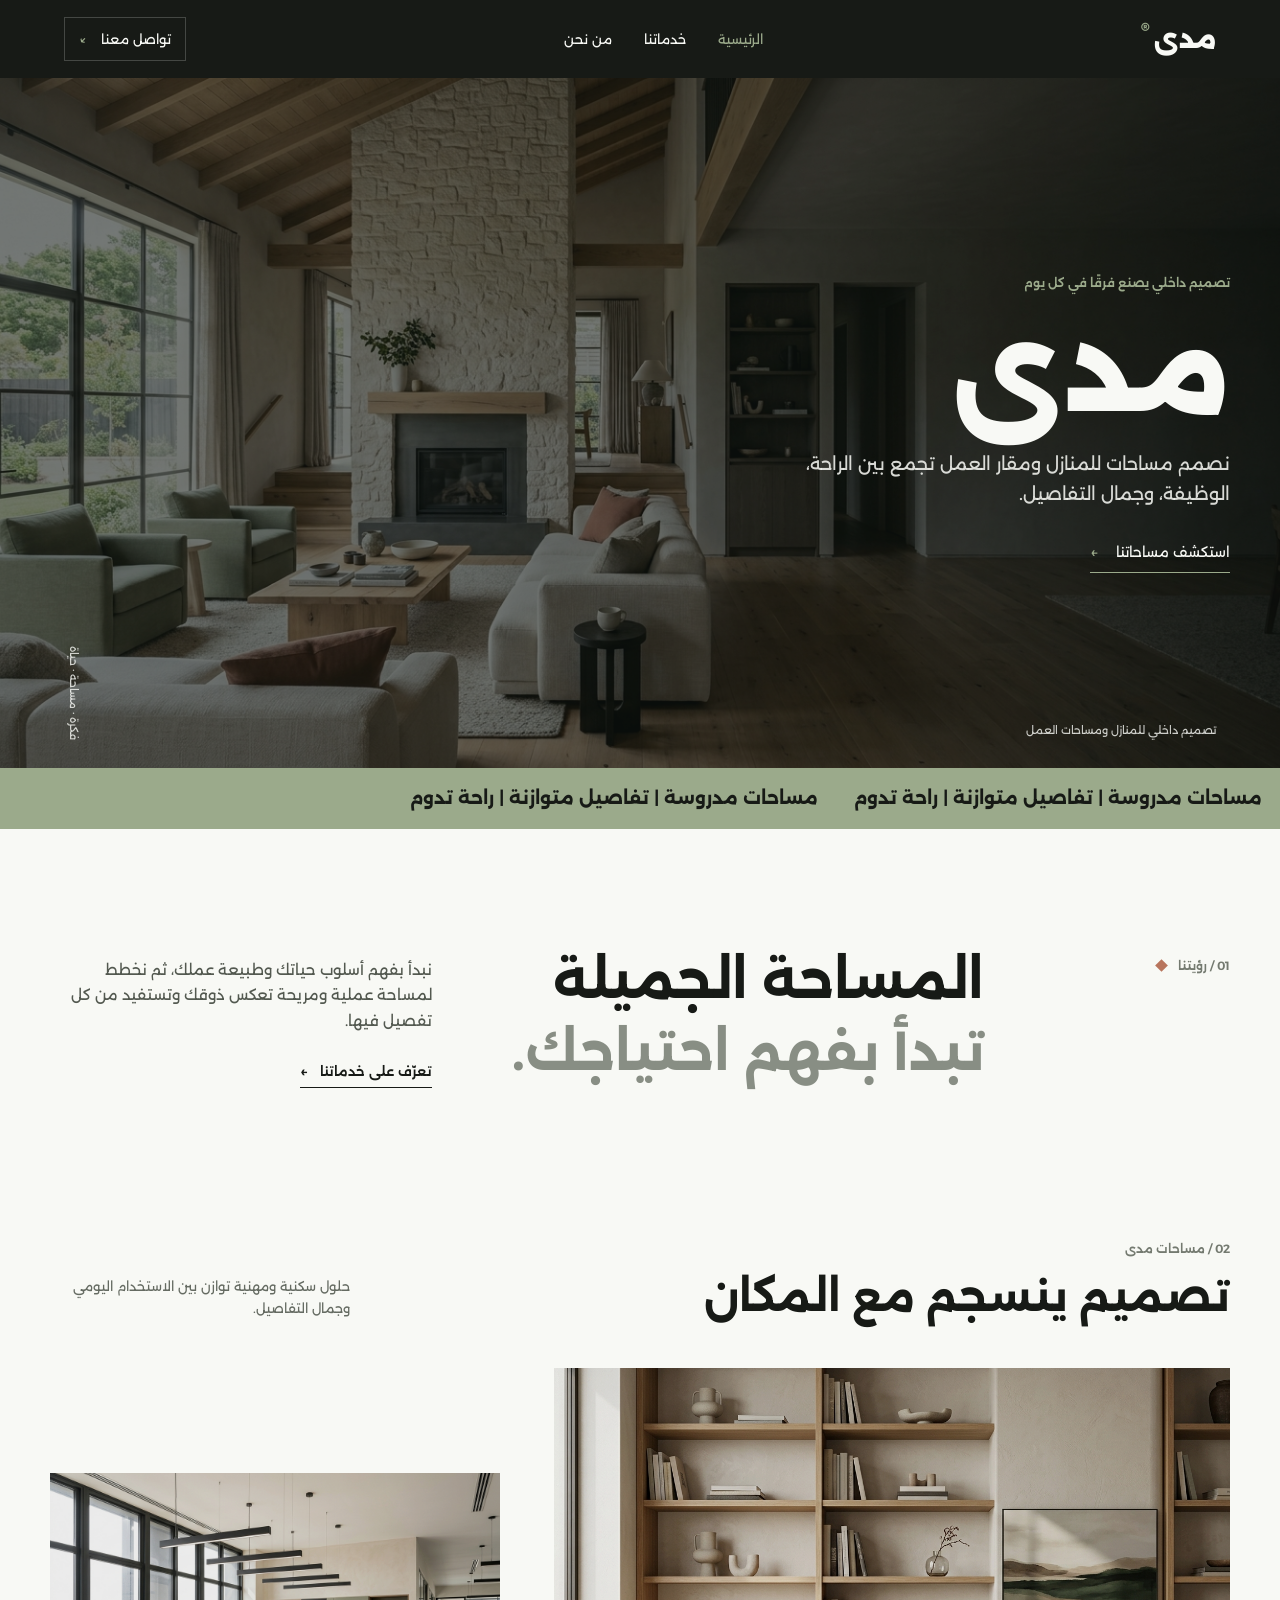
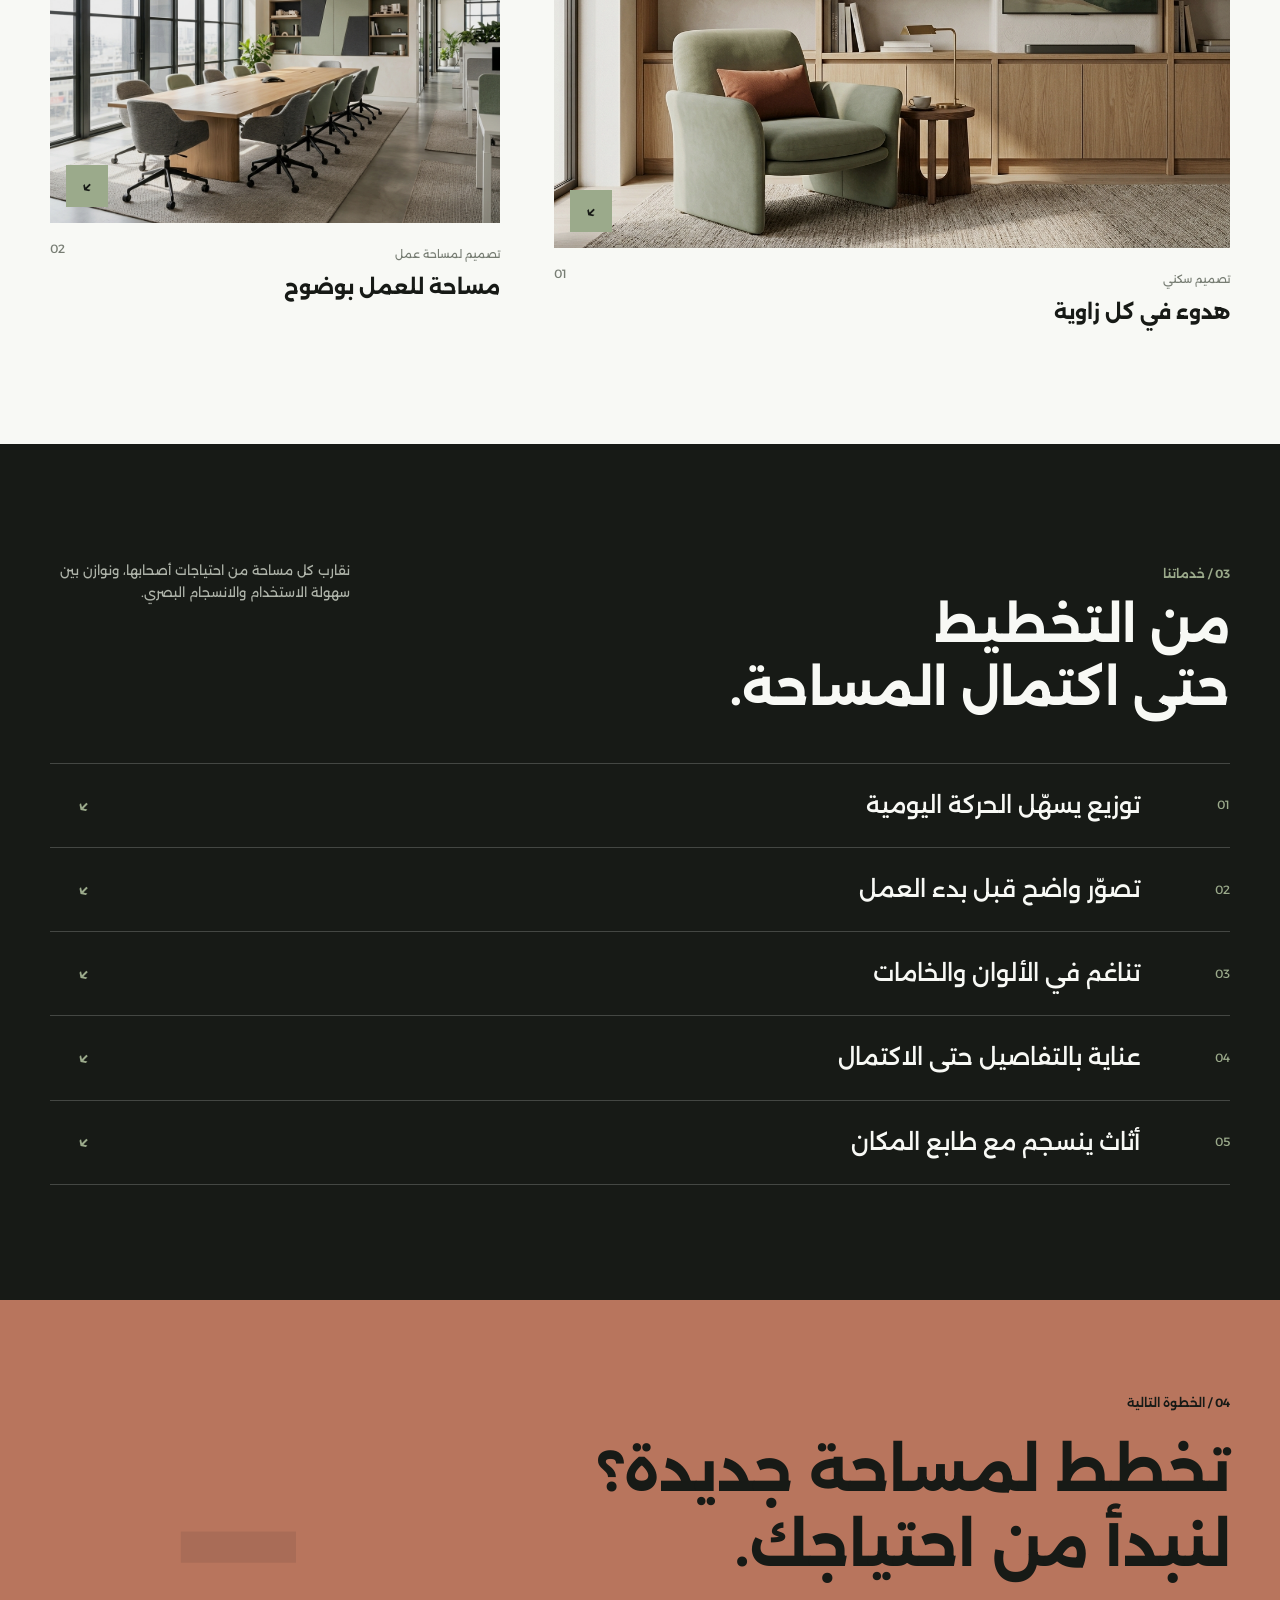
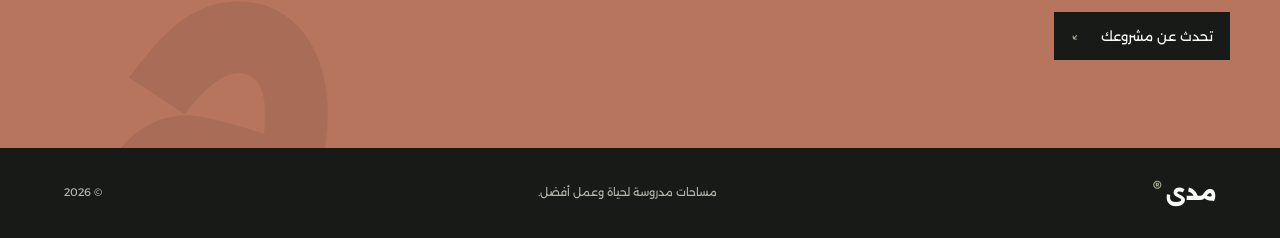
<file: index.html>
<!DOCTYPE html>
<html lang="ar" dir="rtl">
<head>
    <meta charset="UTF-8">
    <meta name="viewport" content="width=device-width, initial-scale=1.0">
    <meta name="description" content="مدى للتصميم الداخلي: نصمم مساحات المنازل ومقار العمل، من التخطيط والتصور ثلاثي الأبعاد إلى التأثيث والتنفيذ.">
    <title>مدى | تصميم داخلي للمنازل ومساحات العمل</title>
    <link rel="stylesheet" href="./style.css">
</head>
<body>
    <header class="topbar">
    <a class="brand" href="./index.html">مدى<span>®</span></a>

    <nav class="main-nav" aria-label="القائمة الرئيسية">
        <a href="./index.html">الرئيسية</a>
        <a href="./service.html">خدماتنا</a>
        <a href="./about.html">من نحن</a>
    </nav>

    <a class="topbar-contact" href="./contact.html">
        تواصل معنا <span aria-hidden="true">↙</span>
    </a>
</header>

    <main>
        <section class="hero" id="home">
            <img
                class="hero-image"
                src="./hero-interior.jpg"
                alt="غرفة معيشة بجدار حجري ومدفأة ونوافذ واسعة"
            >

            <div class="hero-overlay"></div>

            <div class="hero-content">
                <p class="eyebrow hero-eyebrow">
                    تصميم داخلي يصنع فرقًا في كل يوم
                </p>

                <h1>مدى</h1>

                <p class="hero-description">
                    نصمم مساحات للمنازل ومقار العمل تجمع بين الراحة، الوظيفة، وجمال التفاصيل.
                </p>

                <a class="hero-link" href="#work">
                    استكشف مساحاتنا
                    <span aria-hidden="true">←</span>
                </a>
            </div>

            <p class="hero-index">تصميم داخلي للمنازل ومساحات العمل</p>
            <span class="hero-side-label">فكرة · مساحة · حياة</span>
        </section>

        <div class="ticker" aria-label="نصمم مساحات مدروسة، ونعتني بتفاصيلها">
            <div class="ticker-track" aria-hidden="true">
            <span>مساحات مدروسة | تفاصيل متوازنة | راحة تدوم</span>
            <span>مساحات مدروسة | تفاصيل متوازنة | راحة تدوم</span>
            </div>
        </div>

        <section class="intro section container" id="approach">
            <div class="intro-label">
                <span class="section-index">01 / رؤيتنا</span>
                <span class="little-mark" aria-hidden="true"></span>
            </div>

            <h2>
                المساحة الجميلة<br>
                <span>تبدأ بفهم احتياجك.</span>
            </h2>

            <div class="intro-copy">
                <p>
                    نبدأ بفهم أسلوب حياتك وطبيعة عملك، ثم نخطط لمساحة عملية
                    ومريحة تعكس ذوقك وتستفيد من كل تفصيل فيها.
                </p>
                <a class="underlined-link" href="#services">
                    تعرّف على خدماتنا <span aria-hidden="true">←</span>
                </a>
            </div>
        </section>

        <section class="work section container" id="work">
            <div class="section-heading">
                <div>
                    <span class="section-index">02 / مساحات مدى</span>
                    <h2>تصميم ينسجم مع المكان</h2>
                </div>
                <p>حلول سكنية ومهنية توازن بين الاستخدام اليومي وجمال التفاصيل.</p>
            </div>

            <div class="work-grid">
                <article class="work-item work-item-large">
                    <a class="work-image-link" href="#contact" aria-label="استفسر عن تصميم مساحة سكنية">
                        <img
                            src="./residential-project.jpg"
                            alt="تصميم داخلي معاصر بألوان طبيعية"
                            loading="lazy"
                        >
                        <span class="image-arrow" aria-hidden="true">↙</span>
                    </a>
                    <div class="work-caption">
                        <div>
                            <span>تصميم سكني</span>
                            <h3>هدوء في كل زاوية</h3>
                        </div>
                        <span class="work-number">01</span>
                    </div>
                </article>

                <article class="work-item work-item-offset">
                    <a class="work-image-link" href="#contact" aria-label="استفسر عن تصميم مساحة عمل">
                        <img
                            src="./workplace-project.jpg"
                            alt="تفاصيل مكتب ومواد تصميم"
                            loading="lazy"
                        >
                        <span class="image-arrow" aria-hidden="true">↙</span>
                    </a>
                    <div class="work-caption">
                        <div>
                            <span>تصميم لمساحة عمل</span>
                            <h3>مساحة للعمل بوضوح</h3>
                        </div>
                        <span class="work-number">02</span>
                    </div>
                </article>
            </div>
        </section>

        <section class="services section" id="services">
            <div class="container">
                <div class="section-heading services-heading">
                    <div>
                        <span class="section-index">03 / خدماتنا</span>
                        <h2>من التخطيط<br>حتى اكتمال المساحة.</h2>
                    </div>
                    <p>نقارب كل مساحة من احتياجات أصحابها، ونوازن بين سهولة الاستخدام والانسجام البصري.</p>
                </div>

                <div class="service-list">
                    <a class="service-row" href="#contact">
                        <span class="service-row-number">01</span>
                        <span class="service-row-title">توزيع يسهّل الحركة اليومية</span>
                        <span class="service-row-arrow" aria-hidden="true">↙</span>
                    </a>

                    <a class="service-row" href="#contact">
                        <span class="service-row-number">02</span>
                        <span class="service-row-title">تصوّر واضح قبل بدء العمل</span>
                        <span class="service-row-arrow" aria-hidden="true">↙</span>
                    </a>

                    <a class="service-row" href="#contact">
                        <span class="service-row-number">03</span>
                        <span class="service-row-title">تناغم في الألوان والخامات</span>
                        <span class="service-row-arrow" aria-hidden="true">↙</span>
                    </a>
                    <a class="service-row" href="./contact.html">
                        <span class="service-row-number">04</span>
                        <span class="service-row-title">عناية بالتفاصيل حتى الاكتمال</span>
                        <span class="service-row-arrow" aria-hidden="true">↙</span>
                    </a>
                    <a class="service-row" href="./contact.html">
                        <span class="service-row-number">05</span>
                        <span class="service-row-title">أثاث ينسجم مع طابع المكان</span>
                        <span class="service-row-arrow" aria-hidden="true">↙</span>
                    </a>
                </div>
            </div>
        </section>

        <section class="contact-band" id="contact">
            <div class="container contact-band-content">
                <span class="section-index">04 / الخطوة التالية</span>
                <h2>تخطط لمساحة جديدة؟<br>لنبدأ من احتياجك.</h2>
                <a href="./contact.html" class="contact-button">
                    تحدث عن مشروعك <span aria-hidden="true">↙</span>
                </a>
            </div>
            <span class="contact-decoration" aria-hidden="true">مَ</span>
        </section>
    </main>

    <footer class="footer">
        <a class="brand footer-brand" href="#home">مدى<span>®</span></a>
        <p>مساحات مدروسة لحياة وعمل أفضل.</p>
        <span>© 2026</span>
    </footer>
    <script src="./site.js" defer></script>
</body>
</html>
</file>
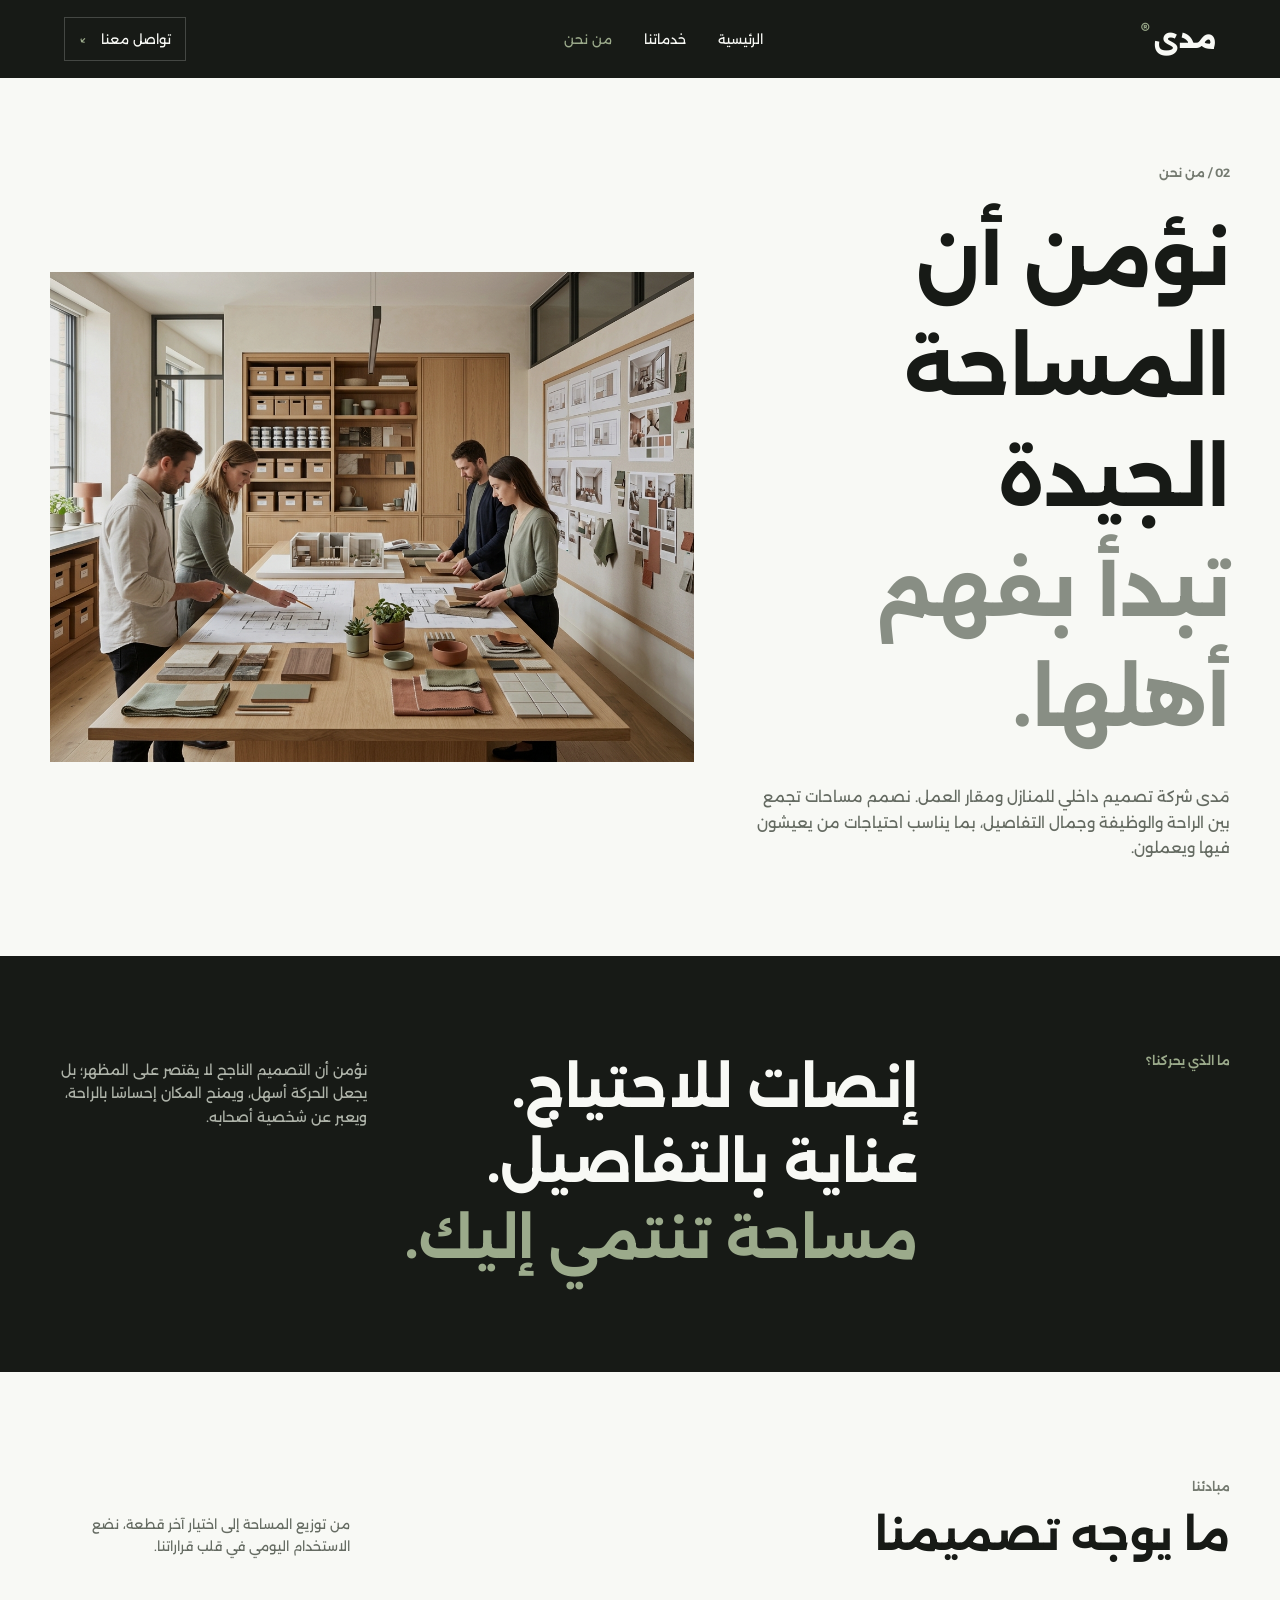
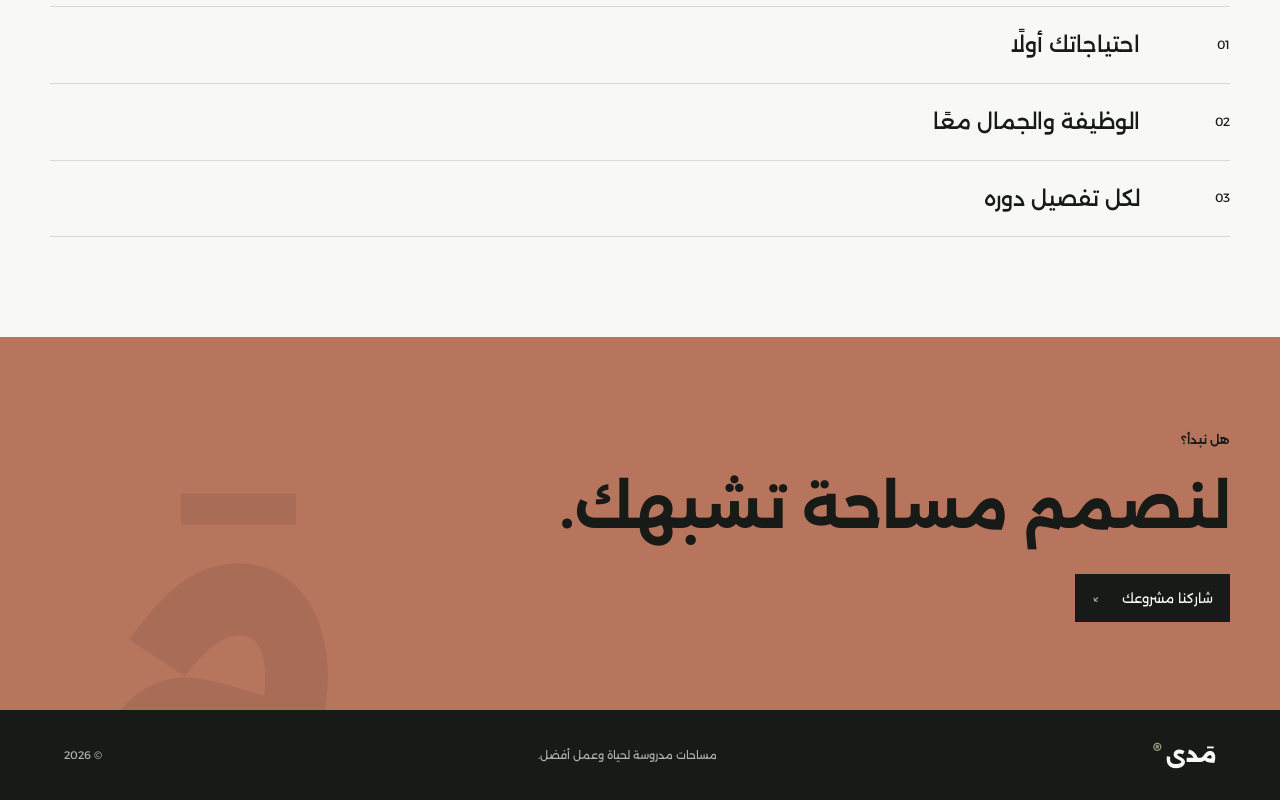
<file: about.html>
<!DOCTYPE html>
<html lang="ar" dir="rtl">
<head>
    <meta charset="UTF-8">
    <meta name="viewport" content="width=device-width, initial-scale=1.0">
    <title>من نحن | مَدى</title>
    <link rel="stylesheet" href="./style.css">
</head>
<body>
    <header class="topbar">
    <a class="brand" href="./index.html">مدى<span>®</span></a>

    <nav class="main-nav" aria-label="القائمة الرئيسية">
        <a href="./index.html">الرئيسية</a>
        <a href="./service.html">خدماتنا</a>
        <a href="./about.html" aria-current="page">من نحن</a>
    </nav>

    <a class="topbar-contact" href="./contact.html">
        تواصل معنا <span aria-hidden="true">↙</span>
    </a>
</header>
    <main>
        <section class="about-hero container">
            <div class="about-hero-copy">
                <span class="section-index">02 / من نحن</span>
                <h1>نؤمن أن<br>المساحة الجيدة<br><span>تبدأ بفهم أهلها.</span></h1>
                <p>مَدى شركة تصميم داخلي للمنازل ومقار العمل. نصمم مساحات تجمع بين الراحة والوظيفة وجمال التفاصيل، بما يناسب احتياجات من يعيشون فيها ويعملون.</p>
            </div>
            <img
                src="./about-studio.jpg"
                alt="فريق مَدى يعمل على مخطط مشروع داخلي ويختار الخامات في الاستوديو"
            >
        </section>

        <section class="manifesto">
            <div class="container manifesto-content">
                <span class="section-index">ما الذي يحركنا؟</span>
                <h2>إنصات للاحتياج.<br>عناية بالتفاصيل.<br><span>مساحة تنتمي إليك.</span></h2>
                <p>
                    نؤمن أن التصميم الناجح لا يقتصر على المظهر؛ بل يجعل الحركة أسهل،
                    ويمنح المكان إحساسًا بالراحة، ويعبر عن شخصية أصحابه.
                </p>
            </div>
        </section>

        <section class="values-section container">
            <div class="section-heading">
                <div>
                    <span class="section-index">مبادئنا</span>
                    <h2>ما يوجه تصميمنا</h2>
                </div>
                <p>من توزيع المساحة إلى اختيار آخر قطعة، نضع الاستخدام اليومي في قلب قراراتنا.</p>
            </div>

            <div class="values-list">
                <div><span>01</span><h3>احتياجاتك أولًا</h3></div>
                <div><span>02</span><h3>الوظيفة والجمال معًا</h3></div>
                <div><span>03</span><h3>لكل تفصيل دوره</h3></div>
            </div>
        </section>

        <section class="contact-band">
            <div class="container contact-band-content">
                <span class="section-index">هل نبدأ؟</span>
                <h2>لنصمم مساحة تشبهك.</h2>
                <a href="./contact.html" class="contact-button">شاركنا مشروعك <span>↙</span></a>
            </div>
            <span class="contact-decoration" aria-hidden="true">مَ</span>
        </section>
    </main>

    <footer class="footer">
        <a class="brand footer-brand" href="./index.html">مَدى<span>®</span></a>
        <p>مساحات مدروسة لحياة وعمل أفضل.</p>
        <span>© 2026</span>
    </footer>
    <script src="./site.js" defer></script>
</body>
</html>
</file>
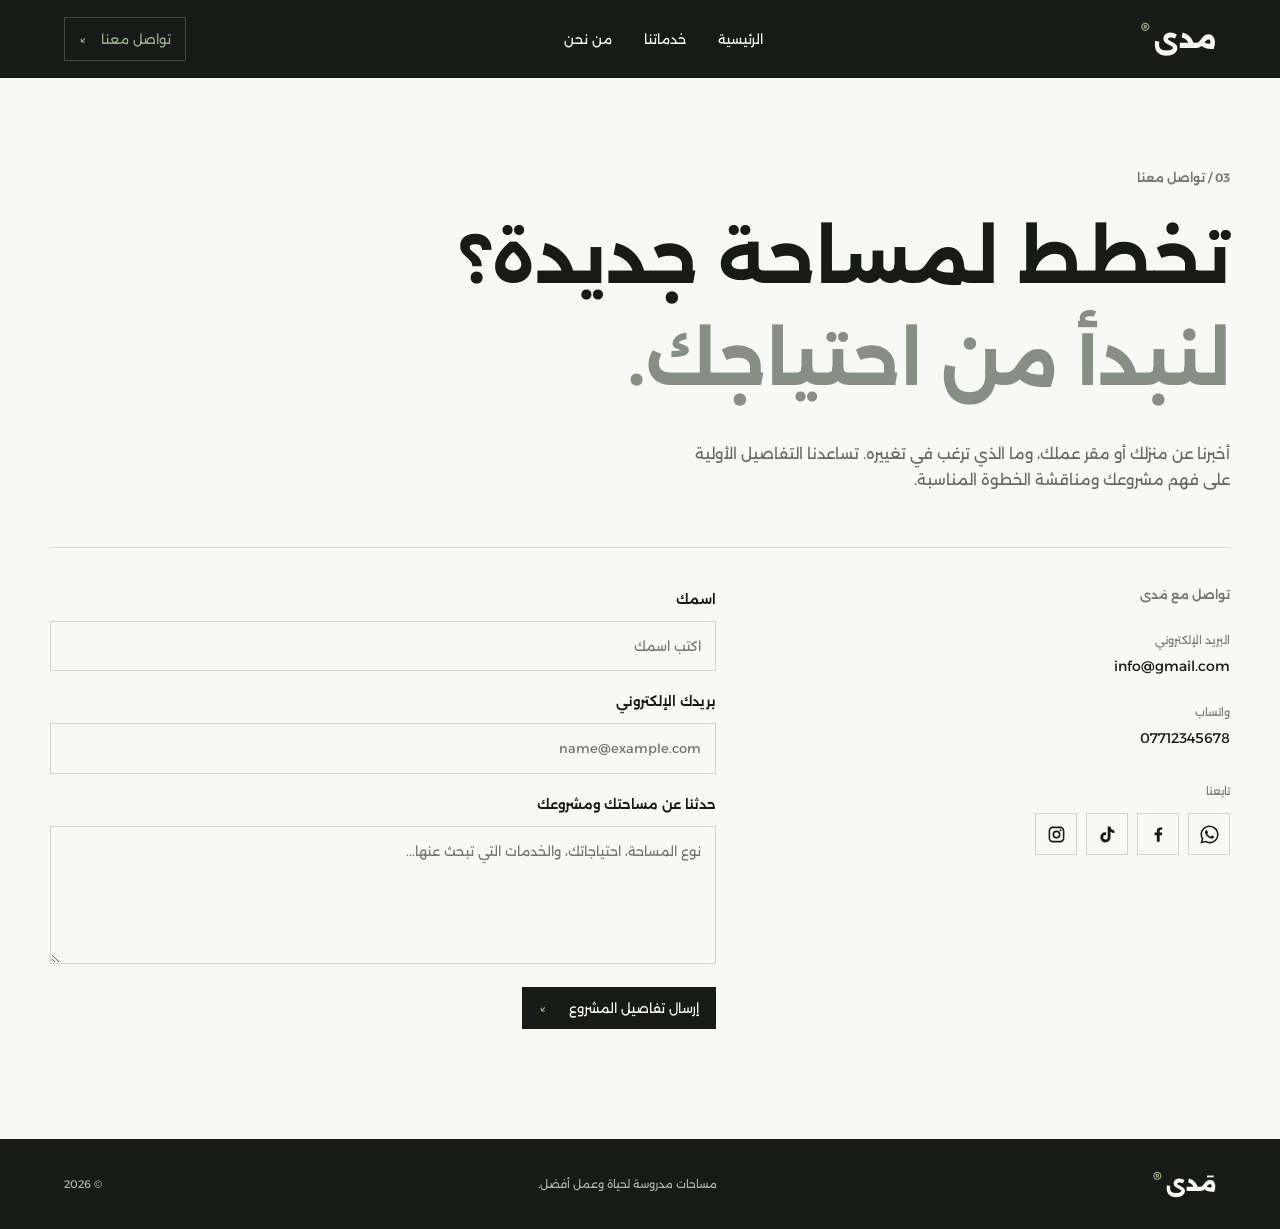
<file: contact.html>
<!DOCTYPE html>
<html lang="ar" dir="rtl">
<head>
    <meta charset="UTF-8">
    <meta name="viewport" content="width=device-width, initial-scale=1.0">
    <title>تواصل معنا | مَدى</title>
    <link rel="stylesheet" href="./style.css">
</head>
<body>
   <header class="topbar">
    <a class="brand" href="./index.html">مدى<span>®</span></a>

    <nav class="main-nav" aria-label="القائمة الرئيسية">
        <a href="./index.html">الرئيسية</a>
        <a href="./service.html">خدماتنا</a>
        <a href="./about.html">من نحن</a>
    </nav>

    <a class="topbar-contact" href="./contact.html">
        تواصل معنا <span aria-hidden="true">↙</span>
    </a>
</header>

    <main class="contact-page container">
        <section class="contact-page-heading">
            <span class="section-index">03 / تواصل معنا</span>
            <h1>تخطط لمساحة جديدة؟<br><span>لنبدأ من احتياجك.</span></h1>
            <p>أخبرنا عن منزلك أو مقر عملك، وما الذي ترغب في تغييره. تساعدنا التفاصيل الأولية على فهم مشروعك ومناقشة الخطوة المناسبة.</p>
        </section>

        <section class="contact-layout">
            <div class="contact-details">
                <span class="section-index">تواصل مع مَدى</span>
                <a href="mailto:info@gmail.com">
                    <span>البريد الإلكتروني</span>
                    info@gmail.com
                </a>
                <a href="https://wa.me/9647712345678" target="_blank" rel="noopener noreferrer">
                    <span>واتساب</span>
                    07712345678
                </a>
                <div class="social-section">
                    <span class="social-heading">تابعنا</span>
                    <nav class="social-links" aria-label="صفحات مَدى على التواصل الاجتماعي">
                        <a class="social-link" href="https://wa.me/9647712345678" target="_blank" rel="noopener noreferrer" aria-label="واتساب" title="واتساب">
                            <svg viewBox="0 0 24 24" aria-hidden="true" focusable="false"><path d="M20.1 3.9A11.35 11.35 0 0 0 12.03.55C5.75.55.64 5.65.64 11.92c0 1.99.52 3.94 1.51 5.66L.55 23.45l6.02-1.58a11.4 11.4 0 0 0 5.45 1.39h.01c6.27 0 11.38-5.1 11.38-11.38 0-3.04-1.18-5.9-3.31-7.99ZM12.03 21.3h-.01a9.42 9.42 0 0 1-4.8-1.31l-.35-.2-3.57.94.95-3.48-.23-.36a9.38 9.38 0 0 1-1.44-4.97c0-5.2 4.24-9.44 9.45-9.44a9.38 9.38 0 0 1 6.68 2.77 9.38 9.38 0 0 1 2.76 6.69c0 5.21-4.24 9.45-9.44 9.45Zm5.18-7.08c-.28-.14-1.66-.82-1.92-.92-.26-.1-.45-.14-.64.14-.19.28-.73.92-.9 1.1-.16.19-.33.21-.61.07-.28-.14-1.18-.44-2.25-1.4-.83-.74-1.4-1.66-1.57-1.94-.16-.28-.02-.43.12-.57.13-.12.28-.33.42-.49.14-.16.19-.28.28-.47.1-.19.05-.35-.02-.49-.07-.14-.64-1.54-.88-2.1-.23-.55-.46-.48-.64-.49h-.54c-.19 0-.49.07-.75.35-.26.28-.98.96-.98 2.34 0 1.38 1 2.71 1.14 2.9.14.19 1.97 3.01 4.77 4.22.67.29 1.19.47 1.6.6.67.22 1.28.19 1.76.12.54-.08 1.66-.68 1.9-1.33.23-.66.23-1.22.16-1.34-.07-.12-.26-.19-.54-.33Z"/></svg>
                        </a>
                        <a class="social-link" href="https://www.google.com/" target="_blank" rel="noopener noreferrer" aria-label="فيسبوك" title="فيسبوك">
                            <svg viewBox="0 0 24 24" aria-hidden="true" focusable="false"><path d="M13.5 21v-8.2h2.76l.41-3.2H13.5V7.56c0-.93.26-1.56 1.6-1.56h1.7V3.14c-.3-.04-1.35-.14-2.58-.14-2.56 0-4.32 1.56-4.32 4.43V9.6H7v3.2h2.9V21h3.6Z"/></svg>
                        </a>
                        <a class="social-link" href="https://www.google.com/" target="_blank" rel="noopener noreferrer" aria-label="تيك توك" title="تيك توك">
                            <svg viewBox="0 0 24 24" aria-hidden="true" focusable="false"><path d="M19.59 6.69a4.83 4.83 0 0 1-3.77-4.31V2h-3.55v13.67a2.9 2.9 0 0 1-2.9 2.74 2.9 2.9 0 0 1-2.9-2.9 2.9 2.9 0 0 1 2.9-2.9c.3 0 .6.05.87.14V9.12a6.49 6.49 0 0 0-.87-.06A6.46 6.46 0 0 0 2.9 15.5 6.46 6.46 0 0 0 9.36 22a6.46 6.46 0 0 0 6.46-6.46V8.6a8.3 8.3 0 0 0 4.85 1.56V6.62c-.37 0-.73.02-1.08.07Z"/></svg>
                        </a>
                        <a class="social-link" href="https://www.google.com/" target="_blank" rel="noopener noreferrer" aria-label="إنستغرام" title="إنستغرام">
                            <svg viewBox="0 0 24 24" aria-hidden="true" focusable="false"><path d="M7.5 2h9A5.5 5.5 0 0 1 22 7.5v9a5.5 5.5 0 0 1-5.5 5.5h-9A5.5 5.5 0 0 1 2 16.5v-9A5.5 5.5 0 0 1 7.5 2Zm0 2A3.5 3.5 0 0 0 4 7.5v9A3.5 3.5 0 0 0 7.5 20h9a3.5 3.5 0 0 0 3.5-3.5v-9A3.5 3.5 0 0 0 16.5 4h-9ZM12 7a5 5 0 1 1 0 10 5 5 0 0 1 0-10Zm0 2a3 3 0 1 0 0 6 3 3 0 0 0 0-6Zm5.25-3.5a1.25 1.25 0 1 1 0 2.5 1.25 1.25 0 0 1 0-2.5Z"/></svg>
                        </a>
                    </nav>
                </div>
            </div>

            <form class="contact-form" action="mailto:info@gmail.com" method="post" enctype="text/plain">
                <label for="name">اسمك</label>
                <input id="name" name="الاسم" type="text" placeholder="اكتب اسمك" required>

                <label for="email">بريدك الإلكتروني</label>
                <input id="email" name="البريد الإلكتروني" type="email" placeholder="name@example.com" required>

                <label for="message">حدثنا عن مساحتك ومشروعك</label>
                <textarea id="message" name="الرسالة" rows="5" placeholder="نوع المساحة، احتياجاتك، والخدمات التي تبحث عنها..." required></textarea>

                <button class="contact-button" type="submit">
                    إرسال تفاصيل المشروع <span>↙</span>
                </button>
            </form>
        </section>
    </main>

    <footer class="footer">
        <a class="brand footer-brand" href="./index.html">مَدى<span>®</span></a>
        <p>مساحات مدروسة لحياة وعمل أفضل.</p>
        <span>© 2026</span>
    </footer>
    <script src="./site.js" defer></script>
</body>
</html>
</file>
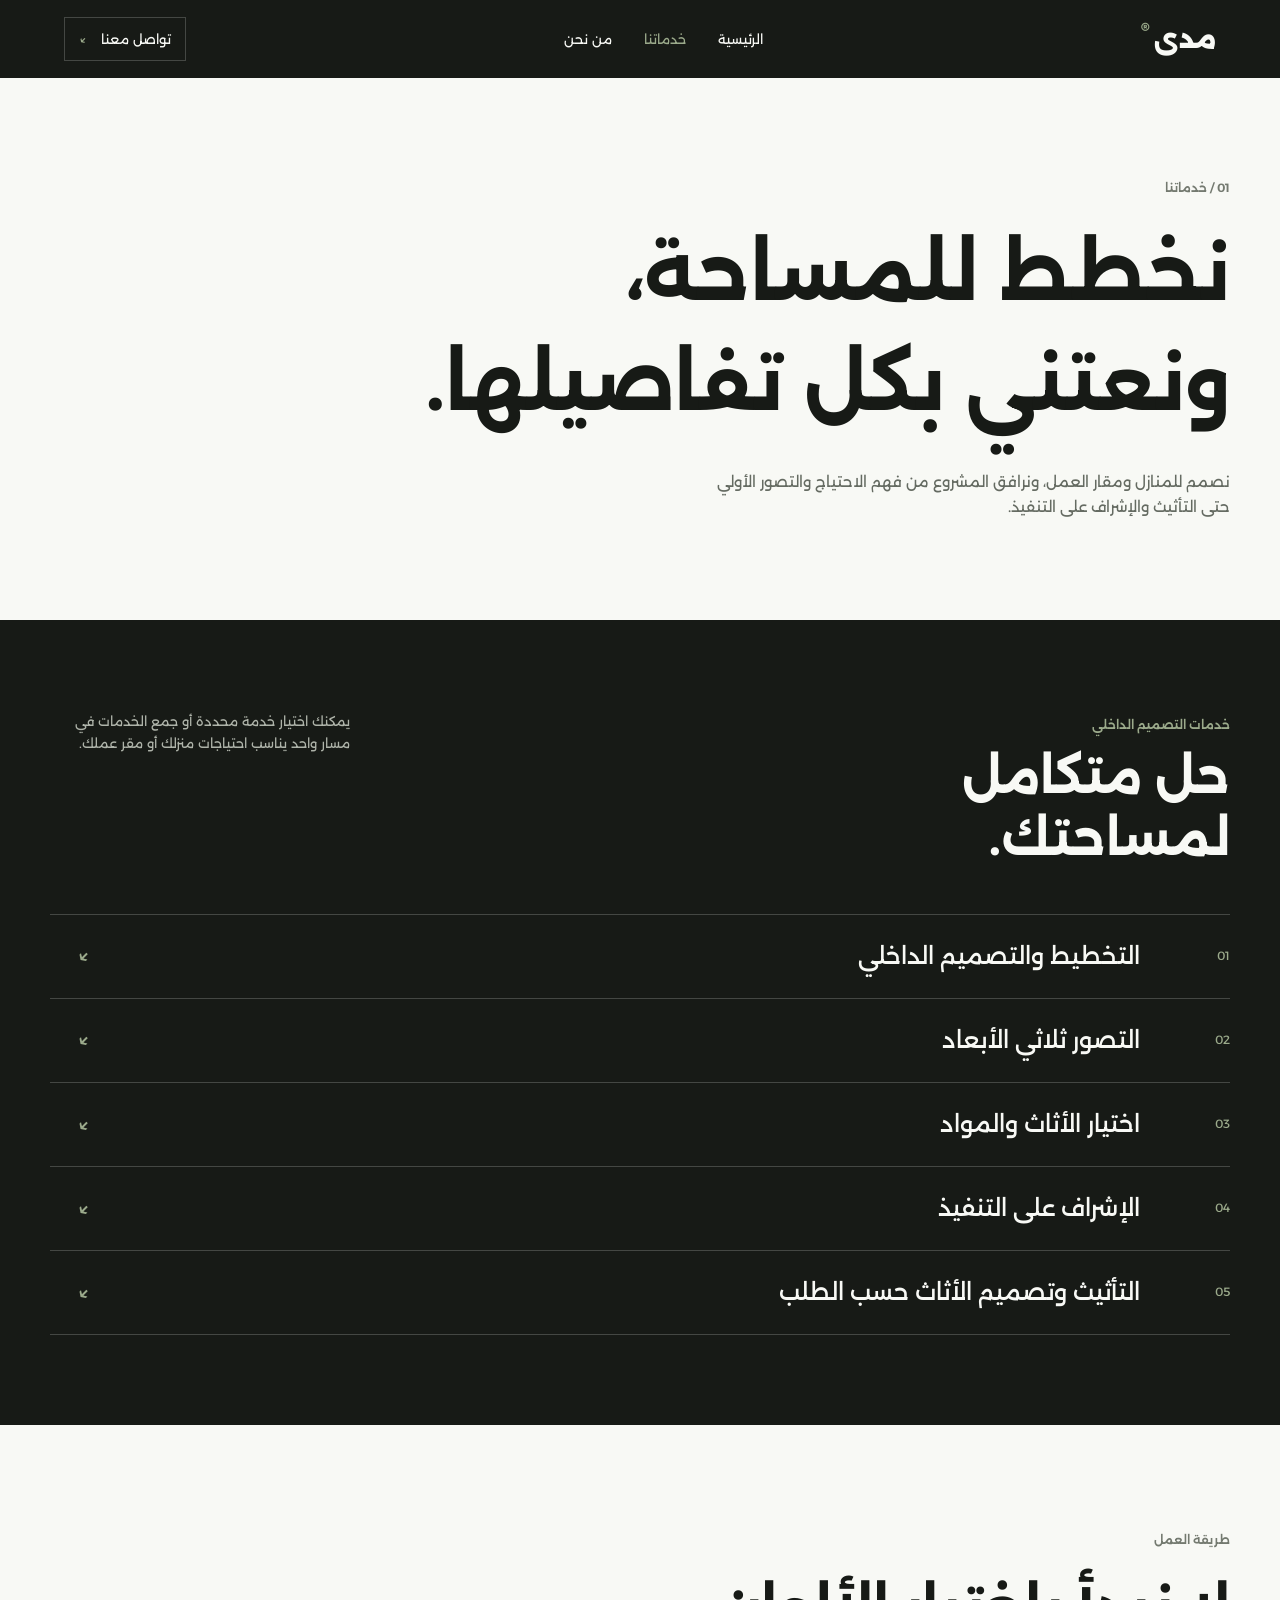
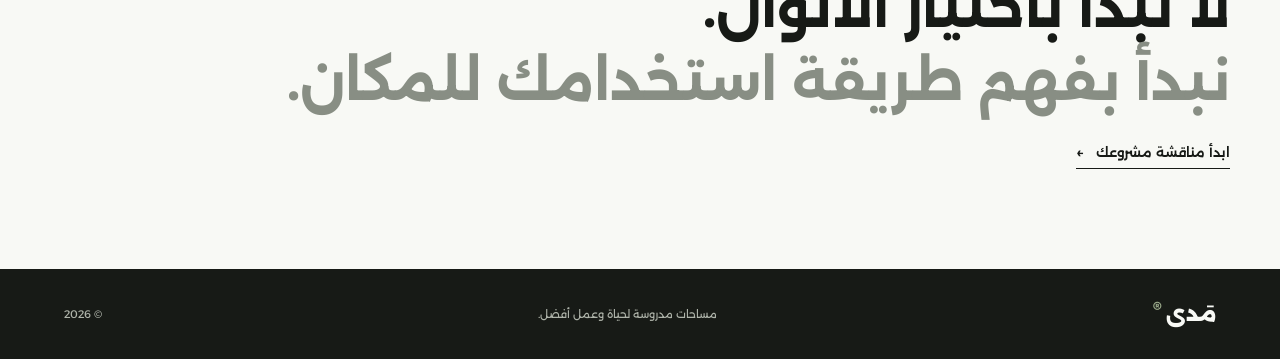
<file: service.html>
<!DOCTYPE html>
<html lang="ar" dir="rtl">
<head>
    <meta charset="UTF-8">
    <meta name="viewport" content="width=device-width, initial-scale=1.0">
    <title>خدماتنا | مَدى</title>
    <link rel="stylesheet" href="./style.css">
</head>
<body>
   <header class="topbar">
    <a class="brand" href="./index.html">مدى<span>®</span></a>

    <nav class="main-nav" aria-label="القائمة الرئيسية">
        <a href="./index.html">الرئيسية</a>
        <a href="./service.html" aria-current="page">خدماتنا</a>
        <a href="./about.html">من نحن</a>
    </nav>

    <a class="topbar-contact" href="./contact.html">
        تواصل معنا <span aria-hidden="true">↙</span>
    </a>
</header>
    <main>
        <section class="subhero container">
            <span class="section-index">01 / خدماتنا</span>
            <h1>نخطط للمساحة،<br>ونعتني بكل تفاصيلها.</h1>
            <p>نصمم للمنازل ومقار العمل، ونرافق المشروع من فهم الاحتياج والتصور الأولي حتى التأثيث والإشراف على التنفيذ.</p>
        </section>

        <section class="services page-services">
            <div class="container">
                <div class="section-heading services-heading">
                    <div>
                        <span class="section-index">خدمات التصميم الداخلي</span>
                        <h2>حل متكامل<br>لمساحتك.</h2>
                    </div>
                    <p>يمكنك اختيار خدمة محددة أو جمع الخدمات في مسار واحد يناسب احتياجات منزلك أو مقر عملك.</p>
                </div>

                <div class="service-list">
                    <a class="service-row" href="./contact.html">
                        <span class="service-row-number">01</span>
                        <span class="service-row-title">التخطيط والتصميم الداخلي</span>
                        <span class="service-row-arrow">↙</span>
                    </a>
                    <a class="service-row" href="./contact.html">
                        <span class="service-row-number">02</span>
                        <span class="service-row-title">التصور ثلاثي الأبعاد</span>
                        <span class="service-row-arrow">↙</span>
                    </a>
                    <a class="service-row" href="./contact.html">
                        <span class="service-row-number">03</span>
                        <span class="service-row-title">اختيار الأثاث والمواد</span>
                        <span class="service-row-arrow">↙</span>
                    </a>
                    <a class="service-row" href="./contact.html">
                        <span class="service-row-number">04</span>
                        <span class="service-row-title">الإشراف على التنفيذ</span>
                        <span class="service-row-arrow">↙</span>
                    </a>
                    <a class="service-row" href="./contact.html">
                        <span class="service-row-number">05</span>
                        <span class="service-row-title">التأثيث وتصميم الأثاث حسب الطلب</span>
                        <span class="service-row-arrow">↙</span>
                    </a>
                </div>
            </div>
        </section>

        <section class="service-note container">
            <span class="section-index">طريقة العمل</span>
            <h2>لا نبدأ باختيار الألوان.<br><span>نبدأ بفهم طريقة استخدامك للمكان.</span></h2>
            <a class="underlined-link" href="./contact.html">ابدأ مناقشة مشروعك <span>←</span></a>
        </section>
    </main>

    <footer class="footer">
        <a class="brand footer-brand" href="./index.html">مَدى<span>®</span></a>
        <p>مساحات مدروسة لحياة وعمل أفضل.</p>
        <span>© 2026</span>
    </footer>
    <script src="./site.js" defer></script>
</body>
</html>
</file>
<file: style.css>
@import url("https://fonts.googleapis.com/css2?family=Alexandria:wght@400;500;600;700;800&display=swap");

:root {
    --black: #171a16;
    --white: #f8f9f5;
    --lime: #9baa8b;
    --orange: #b8755d;
    --gray: #aeb3a9;
    --rule: rgba(248, 249, 245, 0.2);
}

* {
    box-sizing: border-box;
}

html {
    scroll-behavior: smooth;
}

body {
    margin: 0;
    background: var(--white);
    color: var(--black);
    font-family: "Alexandria", Arial, sans-serif;
    line-height: 1.7;
}

a {
    color: inherit;
}

.container {
    width: min(1180px, calc(100% - 64px));
    margin-inline: auto;
}

.topbar {
    position: relative;
    z-index: 2;
    min-height: 78px;
    display: flex;
    align-items: center;
    justify-content: space-between;
    gap: 30px;
    padding-inline: 5%;
    background: var(--black);
    color: var(--white);
}

.brand {
    color: var(--white);
    font-size: 26px;
    font-weight: 800;
    text-decoration: none;
}

.brand span {
    margin-right: 4px;
    color: var(--lime);
    font-size: 12px;
    vertical-align: top;
}

.main-nav {
    display: flex;
    align-items: center;
    gap: 32px;
}

.main-nav a,
.topbar-contact {
    color: var(--white);
    font-size: 13px;
    text-decoration: none;
}

.main-nav a {
    transition: color 180ms ease;
}

.main-nav a:hover {
    color: var(--lime);
}

.topbar-contact {
    display: inline-flex;
    align-items: center;
    gap: 14px;
    padding: 10px 14px;
    border: 1px solid var(--rule);
}

.topbar-contact span {
    color: var(--lime);
}

.hero {
    position: relative;
    min-height: 690px;
    display: flex;
    align-items: center;
    overflow: hidden;
    background: var(--black);
    color: var(--white);
}

.hero-image,
.hero-overlay {
    position: absolute;
    inset: 0;
    width: 100%;
    height: 100%;
}

.hero-image {
    object-fit: cover;
    object-position: center 55%;
}

.hero-overlay {
    background: rgba(17, 23, 19, 0.58);
}

.hero-content {
    position: relative;
    z-index: 1;
    width: min(1180px, calc(100% - 64px));
    margin-inline: auto;
    padding-block: 90px;
}

.eyebrow,
.section-index {
    font-size: 12px;
    font-weight: 600;
}

.hero-eyebrow {
    margin: 0 0 15px;
    color: var(--lime);
}

.hero h1 {
    margin: 0;
    font-size: 116px;
    font-weight: 800;
    line-height: 1.05;
}

.hero-description {
    max-width: 430px;
    margin: 18px 0 28px;
    color: rgba(248, 249, 245, 0.86);
    font-size: 18px;
}

.hero-link {
    display: inline-flex;
    align-items: center;
    gap: 18px;
    padding-bottom: 7px;
    border-bottom: 1px solid var(--lime);
    color: var(--white);
    font-size: 14px;
    text-decoration: none;
}

.hero-link span {
    color: var(--lime);
    transition: transform 180ms ease;
}

.hero-link:hover span {
    transform: translateX(-5px);
}

.hero-index,
.hero-side-label {
    position: absolute;
    z-index: 1;
    bottom: 28px;
    margin: 0;
    color: rgba(248, 249, 245, 0.8);
    font-size: 11px;
}

.hero-index {
    right: 5%;
}

.hero-side-label {
    left: 5%;
    writing-mode: vertical-rl;
}

.ticker {
    overflow: hidden;
    padding-block: 15px;
    background: var(--lime);
    color: var(--black);
}

.ticker-track {
    display: flex;
    width: max-content;
    direction: ltr;
    animation: ticker-scroll 25s linear infinite;
}

.ticker-track span {
    padding-inline: 18px;
    font-size: 18px;
    font-weight: 700;
    white-space: nowrap;
}

@keyframes ticker-scroll {
    to {
        transform: translateX(-50%);
    }
}

.section {
    padding-block: 115px;
}

.intro {
    display: grid;
    grid-template-columns: 0.55fr 1.35fr 1fr;
    align-items: start;
    gap: 36px;
}

.intro-label {
    display: flex;
    align-items: center;
    gap: 12px;
    padding-top: 12px;
}

.section-index {
    color: #747a70;
}

.little-mark {
    width: 9px;
    height: 9px;
    background: var(--orange);
    transform: rotate(45deg);
}

.intro h2 {
    margin: 0;
    font-size: 52px;
    font-weight: 700;
    line-height: 1.4;
}

.intro h2 span {
    color: #888e84;
}

.intro-copy {
    padding-top: 13px;
}

.intro-copy p {
    margin: 0 0 24px;
    color: #535950;
    font-size: 15px;
}

.underlined-link {
    display: inline-flex;
    gap: 12px;
    padding-bottom: 5px;
    border-bottom: 1px solid var(--black);
    font-size: 13px;
    font-weight: 600;
    text-decoration: none;
}

.work {
    padding-top: 30px;
}

.section-heading {
    display: flex;
    align-items: end;
    justify-content: space-between;
    gap: 30px;
    margin-bottom: 44px;
}

.section-heading h2 {
    margin: 8px 0 0;
    font-size: 42px;
    line-height: 1.3;
}

.section-heading > p {
    max-width: 300px;
    margin: 0 0 5px;
    color: #656b62;
    font-size: 13px;
}

.work-grid {
    display: grid;
    grid-template-columns: 1.2fr 0.8fr;
    align-items: start;
    gap: 54px;
}

.work-item-offset {
    margin-top: 105px;
}

.work-image-link {
    position: relative;
    display: block;
    overflow: hidden;
    background: #dfe2dc;
}

.work-item-large .work-image-link {
    height: 480px;
}

.work-item-offset .work-image-link {
    height: 350px;
}

.work-image-link img {
    display: block;
    width: 100%;
    height: 100%;
    object-fit: cover;
    filter: brightness(0.92);
    transition: transform 500ms ease;
}

.work-image-link:hover img {
    transform: scale(1.035);
}

.image-arrow {
    position: absolute;
    left: 16px;
    bottom: 16px;
    display: grid;
    width: 42px;
    height: 42px;
    place-items: center;
    background: var(--lime);
    color: var(--black);
    font-size: 20px;
}

.work-caption {
    display: flex;
    justify-content: space-between;
    gap: 18px;
    padding-top: 16px;
}

.work-caption div > span {
    color: #777d73;
    font-size: 11px;
}

.work-caption h3 {
    margin: 4px 0 0;
    font-size: 20px;
}

.work-number {
    color: #777d73;
    font-size: 12px;
}

.services {
    background: var(--black);
    color: var(--white);
}

.services-heading {
    align-items: start;
}

.services-heading .section-index {
    color: var(--lime);
}

.services-heading h2 {
    font-size: 48px;
}

.services-heading > p {
    color: var(--gray);
}

.service-list {
    border-top: 1px solid var(--rule);
}

.service-row {
    display: grid;
    grid-template-columns: 70px 1fr 40px;
    align-items: center;
    gap: 20px;
    padding-block: 22px;
    border-bottom: 1px solid var(--rule);
    text-decoration: none;
}

.service-row-number {
    color: var(--lime);
    font-size: 12px;
}

.service-row-title {
    font-size: 23px;
    font-weight: 500;
    transition: color 180ms ease, transform 180ms ease;
}

.service-row-arrow {
    color: var(--lime);
    font-size: 22px;
    transition: transform 180ms ease;
}

.service-row:hover .service-row-title {
    color: var(--lime);
    transform: translateX(-5px);
}

.service-row:hover .service-row-arrow {
    transform: translate(-3px, -3px);
}

.contact-band {
    position: relative;
    overflow: hidden;
    padding-block: 88px;
    background: var(--orange);
}

.contact-band-content {
    position: relative;
    z-index: 1;
}

.contact-band .section-index {
    color: var(--black);
}

.contact-band h2 {
    max-width: 760px;
    margin: 18px 0 28px;
    color: var(--black);
    font-size: 58px;
    line-height: 1.3;
}

.contact-button {
    display: inline-flex;
    align-items: center;
    gap: 22px;
    padding: 13px 17px;
    background: var(--black);
    color: var(--white);
    font-size: 13px;
    text-decoration: none;
}

.contact-button span {
    color: var(--lime);
}

.contact-decoration {
    position: absolute;
    left: 6%;
    bottom: -100px;
    color: rgba(23, 26, 22, 0.09);
    font-size: 360px;
    font-weight: 800;
    line-height: 1;
}

.footer {
    display: flex;
    align-items: center;
    justify-content: space-between;
    gap: 20px;
    min-height: 90px;
    padding-inline: 5%;
    background: var(--black);
    color: var(--white);
}

.footer p,
.footer > span {
    margin: 0;
    color: var(--gray);
    font-size: 11px;
}

.footer-brand {
    font-size: 21px;
}

@media (max-width: 800px) {
    .container,
    .hero-content {
        width: calc(100% - 40px);
    }

    .topbar {
        flex-wrap: wrap;
        gap: 12px 20px;
        padding: 14px 20px;
    }

    .brand {
        margin-left: auto;
    }

    .main-nav {
        order: 3;
        width: 100%;
        justify-content: center;
        gap: 23px;
    }

    .topbar-contact {
        margin-right: auto;
        font-size: 11px;
    }

    .hero {
        min-height: 600px;
    }

    .hero h1 {
        font-size: 82px;
    }

    .hero-description {
        max-width: 360px;
        font-size: 16px;
    }

    .intro {
        grid-template-columns: 1fr 1fr;
        gap: 24px;
    }

    .intro-label {
        grid-column: 1 / -1;
    }

    .intro h2 {
        font-size: 40px;
    }

    .work-grid {
        gap: 28px;
    }

    .work-item-large .work-image-link {
        height: 360px;
    }

    .work-item-offset .work-image-link {
        height: 270px;
    }

    .work-item-offset {
        margin-top: 70px;
    }

    .section {
        padding-block: 78px;
    }

    .work {
        padding-top: 20px;
    }

    .contact-band h2 {
        font-size: 46px;
    }
}

@media (max-width: 560px) {
    .main-nav {
        gap: 18px;
    }

    .main-nav a {
        font-size: 11px;
    }

    .hero {
        min-height: 560px;
    }

    .hero h1 {
        font-size: 66px;
    }

    .hero-index {
        right: 20px;
    }

    .hero-side-label {
        left: 20px;
    }

    .ticker-track span {
        font-size: 15px;
    }

    .intro {
        grid-template-columns: 1fr;
        gap: 18px;
    }

    .intro-label {
        grid-column: auto;
    }

    .intro h2 {
        font-size: 36px;
    }

    .section-heading {
        align-items: start;
        flex-direction: column;
        gap: 10px;
        margin-bottom: 28px;
    }

    .section-heading h2,
    .services-heading h2 {
        font-size: 34px;
    }

    .work-grid {
        grid-template-columns: 1fr;
        gap: 36px;
    }

    .work-item-offset {
        width: 86%;
        margin-top: 0;
        margin-right: auto;
    }

    .work-item-large .work-image-link {
        height: 330px;
    }

    .work-item-offset .work-image-link {
        height: 280px;
    }

    .service-row {
        grid-template-columns: 38px 1fr 25px;
        gap: 10px;
    }

    .service-row-title {
        font-size: 17px;
    }

    .contact-band {
        padding-block: 65px;
    }

    .contact-band h2 {
        font-size: 38px;
    }

    .contact-decoration {
        left: 0;
        bottom: -40px;
        font-size: 220px;
    }

    .footer {
        flex-wrap: wrap;
        padding-block: 18px;
    }
}

@media (prefers-reduced-motion: reduce) {
    html {
        scroll-behavior: auto;
    }

    *,
    *::before,
    *::after {
        animation-duration: 0.01ms !important;
        transition-duration: 0.01ms !important;
    }
}



.subhero {
    padding-block: 95px 85px;
}

.subhero h1,
.about-hero h1,
.contact-page-heading h1 {
    margin: 18px 0 30px;
    font-size: 76px;
    font-weight: 700;
    line-height: 1.45;
}

.subhero > p:last-child,
.about-hero-copy > p,
.contact-page-heading > p {
    max-width: 540px;
    color: #656b62;
    font-size: 15px;
}

.page-services {
    padding-block: 90px;
}

.service-note {
    padding-block: 100px;
}

.service-note h2 {
    margin: 20px 0;
    font-size: 54px;
    line-height: 1.35;
}

.service-note h2 span,
.about-hero h1 span,
.contact-page-heading h1 span {
    color: #888e84;
}

.about-hero {
    display: grid;
    grid-template-columns: 0.85fr 1.15fr;
    align-items: center;
    gap: 60px;
    padding-block: 80px;
}

.about-hero img {
    display: block;
    width: 100%;
    height: 490px;
    object-fit: cover;
    filter: brightness(0.92);
}

.manifesto {
    padding-block: 95px;
    background: var(--black);
    color: var(--white);
}

.manifesto-content {
    display: grid;
    grid-template-columns: 0.7fr 1.3fr 0.8fr;
    align-items: start;
    gap: 35px;
}

.manifesto .section-index {
    color: var(--lime);
}

.manifesto h2 {
    margin: 0;
    font-size: 54px;
    line-height: 1.4;
}

.manifesto h2 span {
    color: var(--lime);
}

.manifesto-content > p {
    margin: 8px 0 0;
    color: var(--gray);
    font-size: 14px;
}

.values-section {
    padding-block: 100px;
}

.values-list {
    border-top: 1px solid #d7d9d2;
}

.values-list > div {
    display: grid;
    grid-template-columns: 70px 1fr;
    gap: 20px;
    align-items: center;
    padding-block: 20px;
    border-bottom: 1px solid #d7d9d2;
}

.values-list span {
    color: var(--black);
    font-size: 12px;
}

.values-list h3 {
    margin: 0;
    font-size: 21px;
    font-weight: 500;
}

.contact-page {
    padding-block: 85px 110px;
}

.contact-page-heading h1 {
    font-size: 70px;
}

.contact-layout {
    display: grid;
    grid-template-columns: 0.8fr 1.2fr;
    gap: 70px;
    margin-top: 55px;
    padding-top: 32px;
    border-top: 1px solid #d7d9d2;
}

.contact-details > a,
.contact-details > p {
    display: block;
    margin: 24px 0;
    color: var(--black);
    font-size: 14px;
    text-decoration: none;
}

.social-section {
    margin-top: 32px;
}

.social-heading {
    display: block;
    margin-bottom: 12px;
    color: #777d73;
    font-size: 11px;
}

.social-links {
    display: flex;
    flex-wrap: wrap;
    gap: 9px;
}

.social-link {
    width: 42px;
    aspect-ratio: 1;
    display: grid;
    place-items: center;
    border: 1px solid #cfd3ca;
    color: var(--black);
    transition: color 180ms ease, background-color 180ms ease, border-color 180ms ease;
}

.social-link:hover,
.social-link:focus-visible {
    border-color: var(--black);
    background: var(--black);
    color: var(--white);
}

.social-link svg {
    width: 19px;
    height: 19px;
    fill: currentColor;
}

.contact-details > a span,
.contact-details > p span {
    display: block;
    margin-bottom: 5px;
    color: #777d73;
    font-size: 11px;
}

.contact-form {
    display: flex;
    flex-direction: column;
    gap: 11px;
}

.contact-form label {
    margin-top: 8px;
    font-size: 13px;
    font-weight: 600;
}

.contact-form input,
.contact-form textarea {
    width: 100%;
    padding: 13px 14px;
    border: 1px solid #cfd3ca;
    border-radius: 0;
    background: transparent;
    color: var(--black);
    font: inherit;
    font-size: 13px;
}

.contact-form input:focus,
.contact-form textarea:focus {
    outline: 2px solid var(--orange);
    outline-offset: 2px;
}

.contact-form textarea {
    resize: vertical;
}

.contact-form .contact-button {
    align-self: flex-start;
    margin-top: 12px;
    border: 0;
    cursor: pointer;
    font-family: inherit;
}

@media (max-width: 800px) {
    .subhero h1,
    .about-hero h1,
    .contact-page-heading h1 {
        font-size: 58px;
    }

    .about-hero,
    .contact-layout {
        grid-template-columns: 1fr;
        gap: 32px;
    }

    .about-hero img {
        height: 360px;
    }

    .manifesto-content {
        grid-template-columns: 1fr 1.5fr;
    }

    .manifesto-content > p {
        grid-column: 2;
    }

    .manifesto h2,
    .service-note h2 {
        font-size: 42px;
    }
}

@media (max-width: 560px) {
    .subhero {
        padding-block: 65px;
    }

    .subhero h1,
    .about-hero h1,
    .contact-page-heading h1 {
        font-size: 44px;
    }

    .service-note {
        padding-block: 70px;
    }

    .manifesto-content {
        grid-template-columns: 1fr;
        gap: 18px;
    }

    .manifesto-content > p {
        grid-column: auto;
    }

    .manifesto h2,
    .service-note h2 {
        font-size: 36px;
    }

    .values-list h3 {
        font-size: 17px;
    }

    .contact-page {
        padding-block: 60px 75px;
    }
}


.reveal {
    opacity: 0;
    transform: translateY(18px);
    transition:
        opacity 500ms ease var(--reveal-delay, 0ms),
        transform 500ms ease var(--reveal-delay, 0ms);
}

.reveal.is-visible {
    opacity: 1;
    transform: translateY(0);
}

.main-nav a[aria-current="page"],
.topbar-contact[aria-current="page"] {
    color: var(--lime);
}

@media (prefers-reduced-motion: reduce) {
    .reveal {
        opacity: 1;
        transform: none;
        transition: none;
    }
}
</file>
